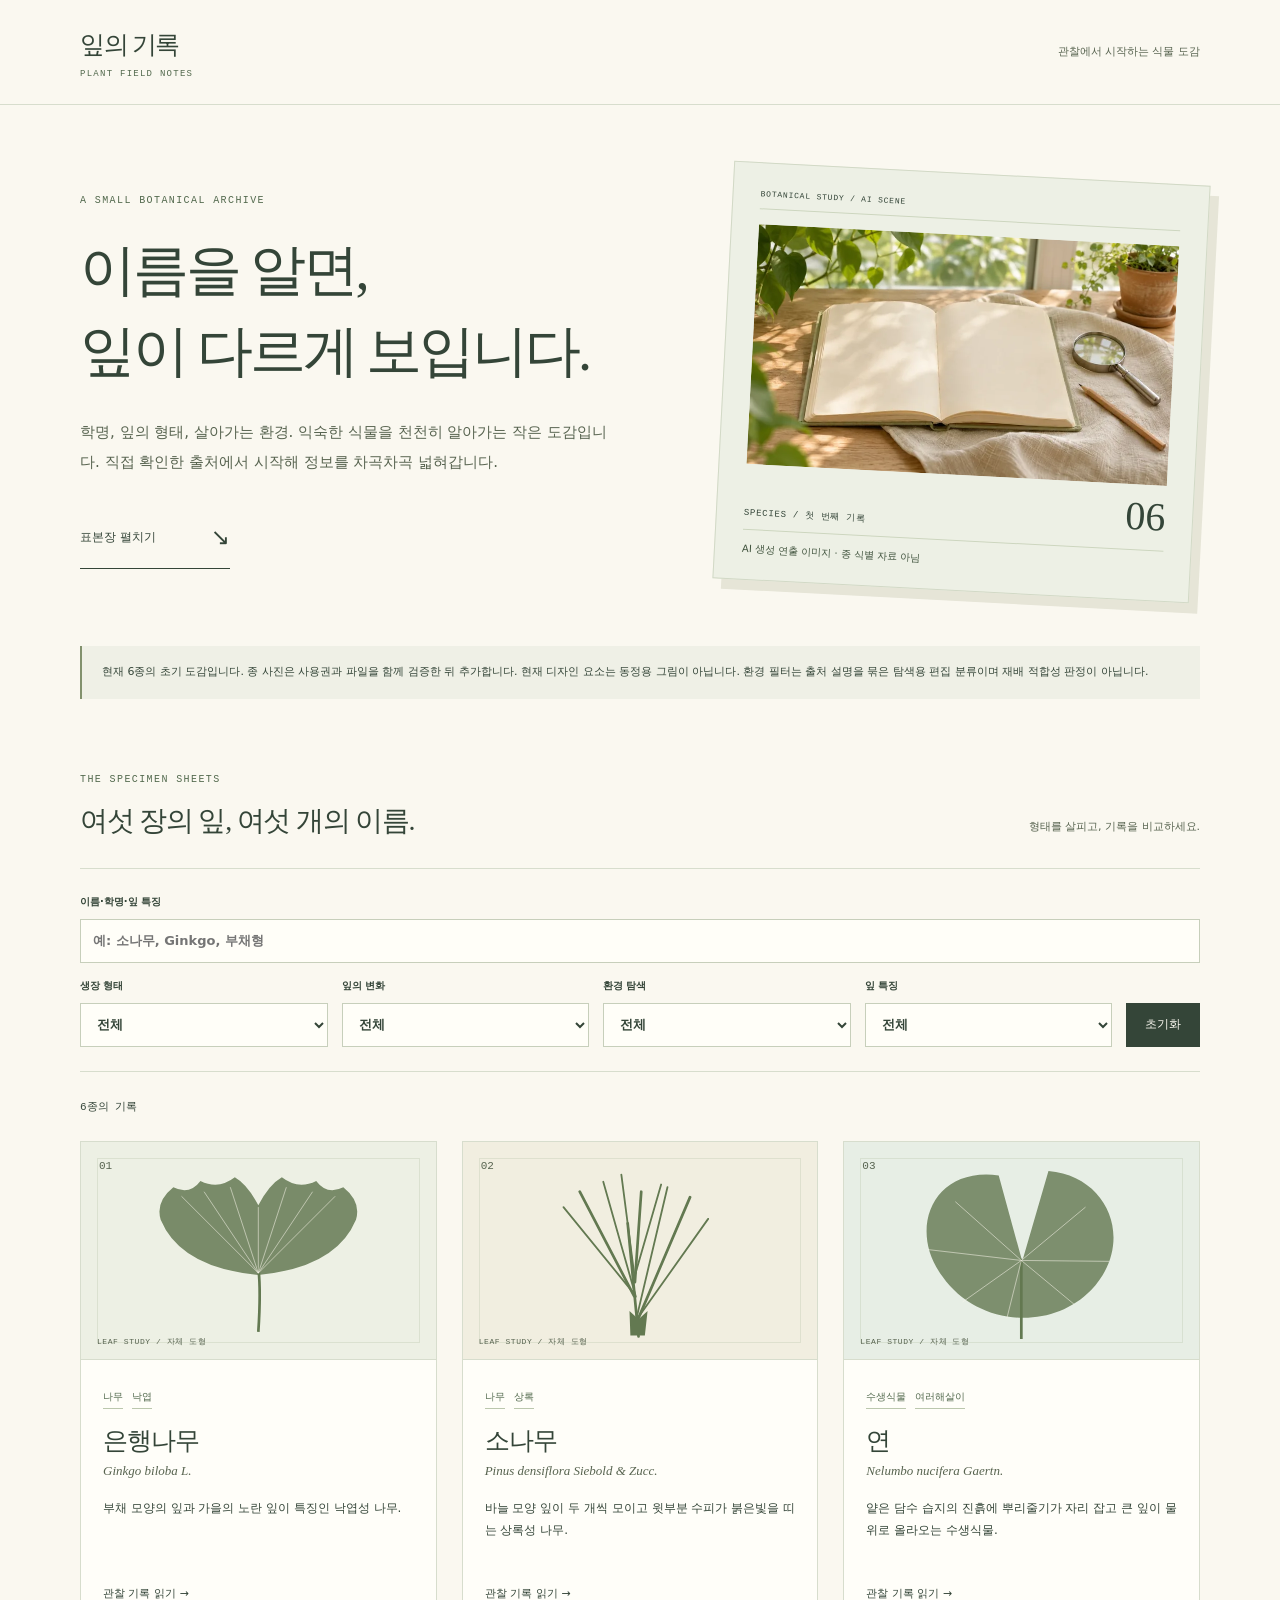
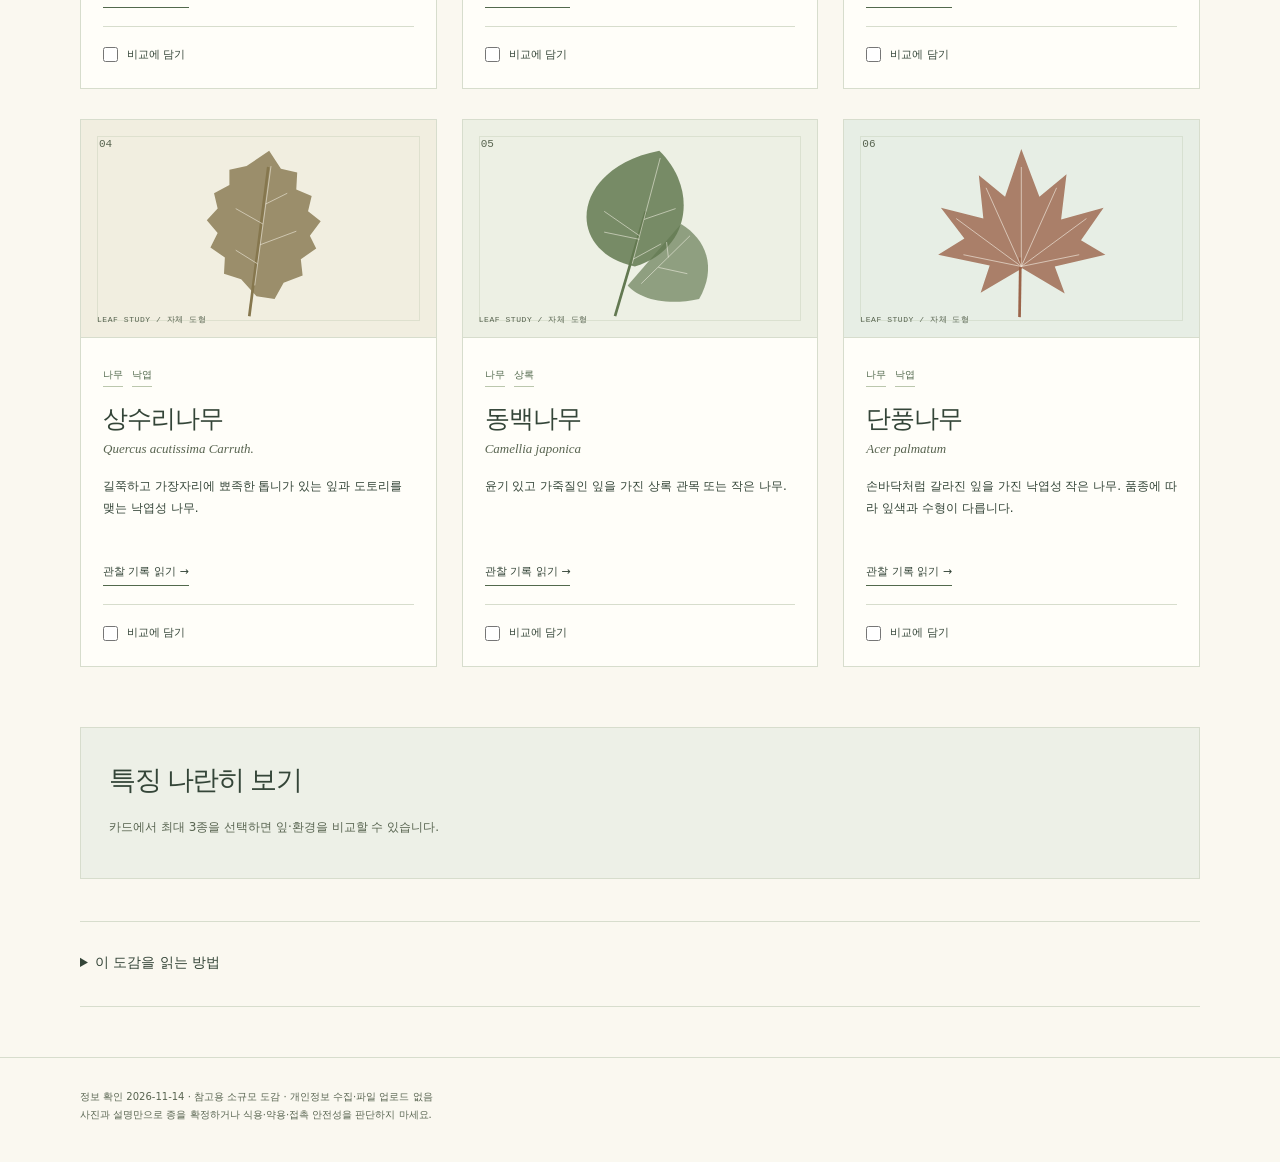
<file: index.html>
<!doctype html>
<html lang="ko"><head><meta charset="UTF-8"><meta name="robots" content="noindex,nofollow"><meta name="viewport" content="width=device-width,initial-scale=1"><meta name="description" content="학명과 출처를 함께 확인하는 작은 식물 도감. 형태와 환경을 비교하세요."><title>식물 도감 · 잎의 기록</title><link rel="stylesheet" href="assets/herbarium-v3.css"><link rel="stylesheet" href="./assets/ai-hero-20261115.css"></head><body><a class="skip" href="#main">본문으로</a><header><nav class="wrap"><a class="brand" href="index.html">잎의 기록<span>PLANT FIELD NOTES</span></a><small>관찰에서 시작하는 식물 도감</small></nav></header><main id="main" class="wrap"><section class="hero"><div><div class="eyebrow">A SMALL BOTANICAL ARCHIVE</div><h1>이름을 알면,<br>잎이 다르게 보입니다.</h1><p class="intro">학명, 잎의 형태, 살아가는 환경. 익숙한 식물을 천천히 알아가는 작은 도감입니다. 직접 확인한 출처에서 시작해 정보를 차곡차곡 넓혀갑니다.</p><a class="hero-link" href="#collection">표본장 펼치기 <span aria-hidden="true">↘</span></a></div><div class="specimen has-ai-photo" aria-label="AI 생성 식물 공부 연출 이미지와 초기 도감 6종 안내"><span class="sheet-label">BOTANICAL STUDY / AI SCENE</span><picture class="ai-hero-picture"><img src="./assets/hero-ai-20261115-1440.webp" srcset="./assets/hero-ai-20261115-800.webp 800w, ./assets/hero-ai-20261115-1440.webp 1440w" sizes="(max-width: 760px) calc(100vw - 44px), 500px" width="1440" height="810" loading="eager" decoding="async" fetchpriority="high" alt="빈 식물 공부 노트와 돋보기가 놓인 창가 책상, AI 생성 연출 이미지"></picture><strong>06</strong><span>SPECIES / 첫 번째 기록</span><small class="illustration-note">AI 생성 연출 이미지 · 종 식별 자료 아님</small></div></section><div class="notice">현재 6종의 초기 도감입니다. 종 사진은 사용권과 파일을 함께 검증한 뒤 추가합니다. 현재 디자인 요소는 동정용 그림이 아닙니다. 환경 필터는 출처 설명을 묶은 탐색용 편집 분류이며 재배 적합성 판정이 아닙니다.</div><div class="collection-title" id="collection"><div><p class="eyebrow">THE SPECIMEN SHEETS</p><h2>여섯 장의 잎, 여섯 개의 이름.</h2></div><span>형태를 살피고, 기록을 비교하세요.</span></div><form id="filters" class="filters"><label class="search-label">이름·학명·잎 특징<input id="search" type="search" placeholder="예: 소나무, Ginkgo, 부채형"></label><label>생장 형태<select id="group"><option value="">전체</option><option>나무</option><option>수생식물</option></select></label><label>잎의 변화<select id="season"><option value="">전체</option><option>상록</option><option>낙엽</option><option>여러해살이</option></select></label><label>환경 탐색<select id="environment"><option value="">전체</option><option>햇빛·배수</option><option>그늘·반그늘</option><option>얕은 담수</option></select></label><label>잎 특징<select id="leaf"><option value="">전체</option><option>부채형</option><option>바늘형</option><option>원형</option><option>피침형</option><option>윤기 나는 잎</option><option>손바닥형</option></select></label><button type="reset">초기화</button></form><p id="count" class="result" aria-live="polite">6종의 기록</p><div id="cards" class="grid"><article class="card" data-id="ginkgo"><div class="leaf-plate"><svg class="leaf-art" viewBox="0 0 320 240" aria-hidden="true" focusable="false"><use href="assets/leaves-v3.svg#ginkgo"></use></svg><span aria-hidden="true">LEAF STUDY / 자체 도형</span></div><span class="num">01</span><span class="tag">나무</span><span class="tag">낙엽</span><h2>은행나무</h2><div class="latin">Ginkgo biloba L.</div><p>부채 모양의 잎과 가을의 노란 잎이 특징인 낙엽성 나무.</p><a href="plants/ginkgo/index.html">관찰 기록 읽기 →</a><label class="check"><input class="compare" type="checkbox" value="ginkgo">비교에 담기</label></article><article class="card" data-id="pine"><div class="leaf-plate"><svg class="leaf-art" viewBox="0 0 320 240" aria-hidden="true" focusable="false"><use href="assets/leaves-v3.svg#pine"></use></svg><span aria-hidden="true">LEAF STUDY / 자체 도형</span></div><span class="num">02</span><span class="tag">나무</span><span class="tag">상록</span><h2>소나무</h2><div class="latin">Pinus densiflora Siebold &amp; Zucc.</div><p>바늘 모양 잎이 두 개씩 모이고 윗부분 수피가 붉은빛을 띠는 상록성 나무.</p><a href="plants/pine/index.html">관찰 기록 읽기 →</a><label class="check"><input class="compare" type="checkbox" value="pine">비교에 담기</label></article><article class="card" data-id="lotus"><div class="leaf-plate"><svg class="leaf-art" viewBox="0 0 320 240" aria-hidden="true" focusable="false"><use href="assets/leaves-v3.svg#lotus"></use></svg><span aria-hidden="true">LEAF STUDY / 자체 도형</span></div><span class="num">03</span><span class="tag">수생식물</span><span class="tag">여러해살이</span><h2>연</h2><div class="latin">Nelumbo nucifera Gaertn.</div><p>얕은 담수 습지의 진흙에 뿌리줄기가 자리 잡고 큰 잎이 물 위로 올라오는 수생식물.</p><a href="plants/lotus/index.html">관찰 기록 읽기 →</a><label class="check"><input class="compare" type="checkbox" value="lotus">비교에 담기</label></article><article class="card" data-id="oak"><div class="leaf-plate"><svg class="leaf-art" viewBox="0 0 320 240" aria-hidden="true" focusable="false"><use href="assets/leaves-v3.svg#oak"></use></svg><span aria-hidden="true">LEAF STUDY / 자체 도형</span></div><span class="num">04</span><span class="tag">나무</span><span class="tag">낙엽</span><h2>상수리나무</h2><div class="latin">Quercus acutissima Carruth.</div><p>길쭉하고 가장자리에 뾰족한 톱니가 있는 잎과 도토리를 맺는 낙엽성 나무.</p><a href="plants/oak/index.html">관찰 기록 읽기 →</a><label class="check"><input class="compare" type="checkbox" value="oak">비교에 담기</label></article><article class="card" data-id="camellia"><div class="leaf-plate"><svg class="leaf-art" viewBox="0 0 320 240" aria-hidden="true" focusable="false"><use href="assets/leaves-v3.svg#camellia"></use></svg><span aria-hidden="true">LEAF STUDY / 자체 도형</span></div><span class="num">05</span><span class="tag">나무</span><span class="tag">상록</span><h2>동백나무</h2><div class="latin">Camellia japonica</div><p>윤기 있고 가죽질인 잎을 가진 상록 관목 또는 작은 나무.</p><a href="plants/camellia/index.html">관찰 기록 읽기 →</a><label class="check"><input class="compare" type="checkbox" value="camellia">비교에 담기</label></article><article class="card" data-id="maple"><div class="leaf-plate"><svg class="leaf-art" viewBox="0 0 320 240" aria-hidden="true" focusable="false"><use href="assets/leaves-v3.svg#maple"></use></svg><span aria-hidden="true">LEAF STUDY / 자체 도형</span></div><span class="num">06</span><span class="tag">나무</span><span class="tag">낙엽</span><h2>단풍나무</h2><div class="latin">Acer palmatum</div><p>손바닥처럼 갈라진 잎을 가진 낙엽성 작은 나무. 품종에 따라 잎색과 수형이 다릅니다.</p><a href="plants/maple/index.html">관찰 기록 읽기 →</a><label class="check"><input class="compare" type="checkbox" value="maple">비교에 담기</label></article></div><p id="empty" class="empty" hidden>일치하는 기록이 없습니다. 검색어나 필터를 줄여 보세요.</p><section class="comparison" aria-labelledby="compare-title"><h2 id="compare-title">특징 나란히 보기</h2><p id="compare-hint">카드에서 최대 3종을 선택하면 잎·환경을 비교할 수 있습니다.</p><div id="comparison" aria-live="polite"></div></section><details><summary>이 도감을 읽는 방법</summary><p>‘원산 분포’와 사람이 심은 ‘식재·도입 분포’는 다릅니다. 재배 환경은 자연 서식지와도 구분합니다. 외국 원예 자료의 조건을 국내 모든 지역에 그대로 적용하지 마세요.</p><p>정밀 종 동정 도구나 식용·의약·안전 판단 서비스가 아닙니다. 비슷한 종과 재배 품종은 여러 형질과 전문 자료로 확인해야 합니다.</p></details><script src="assets/data.v2.js"></script><script src="assets/app.v2.js"></script></main><footer><div class="wrap">정보 확인 2026-11-14 · 참고용 소규모 도감 · 개인정보 수집·파일 업로드 없음<br>사진과 설명만으로 종을 확정하거나 식용·약용·접촉 안전성을 판단하지 마세요.</div></footer></body></html>
</file>
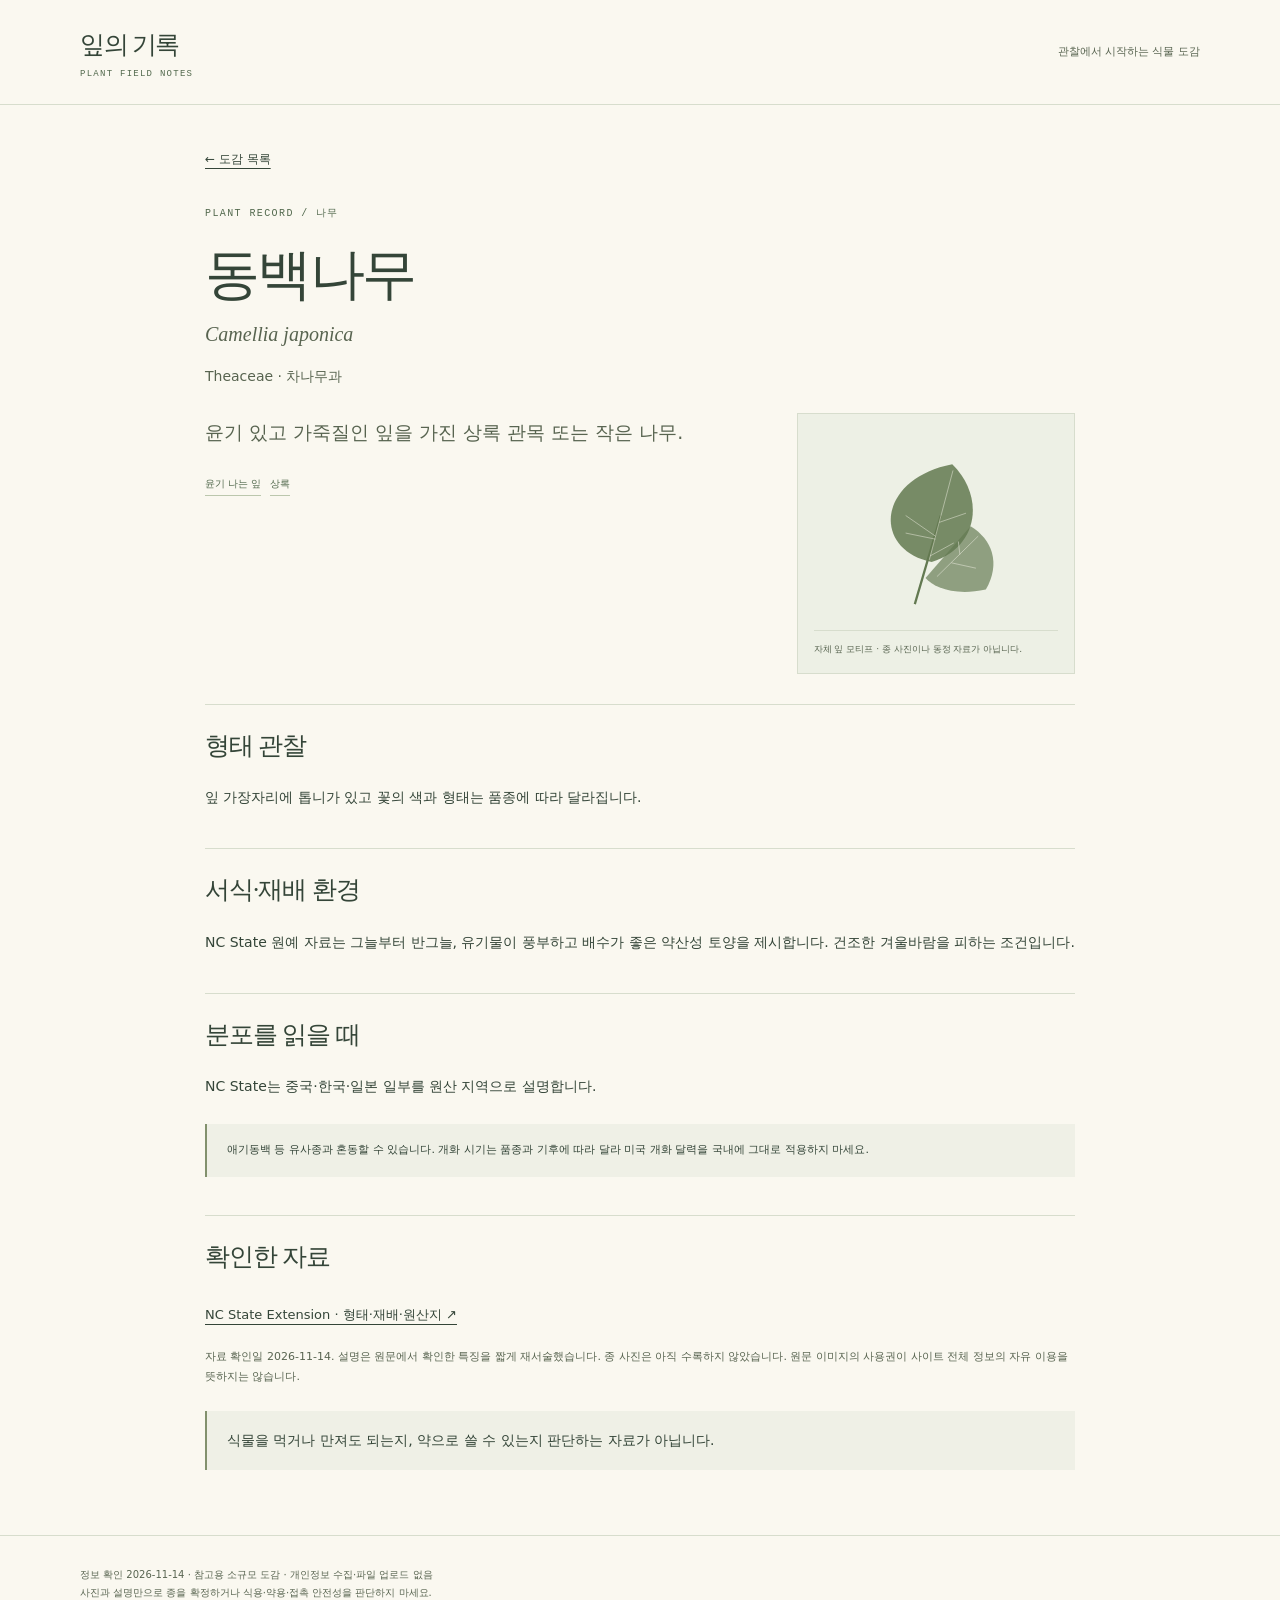
<file: plants/camellia/index.html>
<!doctype html>
<html lang="ko"><head><meta charset="UTF-8"><meta name="robots" content="noindex,nofollow"><meta name="viewport" content="width=device-width,initial-scale=1"><meta name="description" content="학명과 출처를 함께 확인하는 작은 식물 도감. 형태와 환경을 비교하세요."><title>동백나무 · 잎의 기록</title><link rel="stylesheet" href="../../assets/herbarium-v3.css"></head><body><a class="skip" href="#main">본문으로</a><header><nav class="wrap"><a class="brand" href="../../index.html">잎의 기록<span>PLANT FIELD NOTES</span></a><small>관찰에서 시작하는 식물 도감</small></nav></header><main id="main" class="wrap"><article class="detail"><a class="back" href="../../index.html">← 도감 목록</a><div class="eyebrow">PLANT RECORD / 나무</div><h1>동백나무</h1><p class="latin">Camellia japonica</p><p>Theaceae · 차나무과</p><figure class="detail-specimen"><svg class="leaf-art" viewBox="0 0 320 240" aria-hidden="true" focusable="false"><use href="../../assets/leaves-v3.svg#camellia"></use></svg><figcaption>자체 잎 모티프 · 종 사진이나 동정 자료가 아닙니다.</figcaption></figure><p class="intro">윤기 있고 가죽질인 잎을 가진 상록 관목 또는 작은 나무.</p><span class="tag">윤기 나는 잎</span><span class="tag">상록</span><h2>형태 관찰</h2><p>잎 가장자리에 톱니가 있고 꽃의 색과 형태는 품종에 따라 달라집니다.</p><h2>서식·재배 환경</h2><p>NC State 원예 자료는 그늘부터 반그늘, 유기물이 풍부하고 배수가 좋은 약산성 토양을 제시합니다. 건조한 겨울바람을 피하는 조건입니다.</p><h2>분포를 읽을 때</h2><p>NC State는 중국·한국·일본 일부를 원산 지역으로 설명합니다.</p><div class="notice">애기동백 등 유사종과 혼동할 수 있습니다. 개화 시기는 품종과 기후에 따라 달라 미국 개화 달력을 국내에 그대로 적용하지 마세요.</div><h2>확인한 자료</h2><ul class="source"><li><a href="https://plants.ces.ncsu.edu/plants/camellia-japonica/" rel="noopener noreferrer" target="_blank">NC State Extension · 형태·재배·원산지 ↗</a></li></ul><p class="photo-note">자료 확인일 2026-11-14. 설명은 원문에서 확인한 특징을 짧게 재서술했습니다. 종 사진은 아직 수록하지 않았습니다. 원문 이미지의 사용권이 사이트 전체 정보의 자유 이용을 뜻하지는 않습니다.</p><p class="notice">식물을 먹거나 만져도 되는지, 약으로 쓸 수 있는지 판단하는 자료가 아닙니다.</p></article></main><footer><div class="wrap">정보 확인 2026-11-14 · 참고용 소규모 도감 · 개인정보 수집·파일 업로드 없음<br>사진과 설명만으로 종을 확정하거나 식용·약용·접촉 안전성을 판단하지 마세요.</div></footer></body></html>
</file>
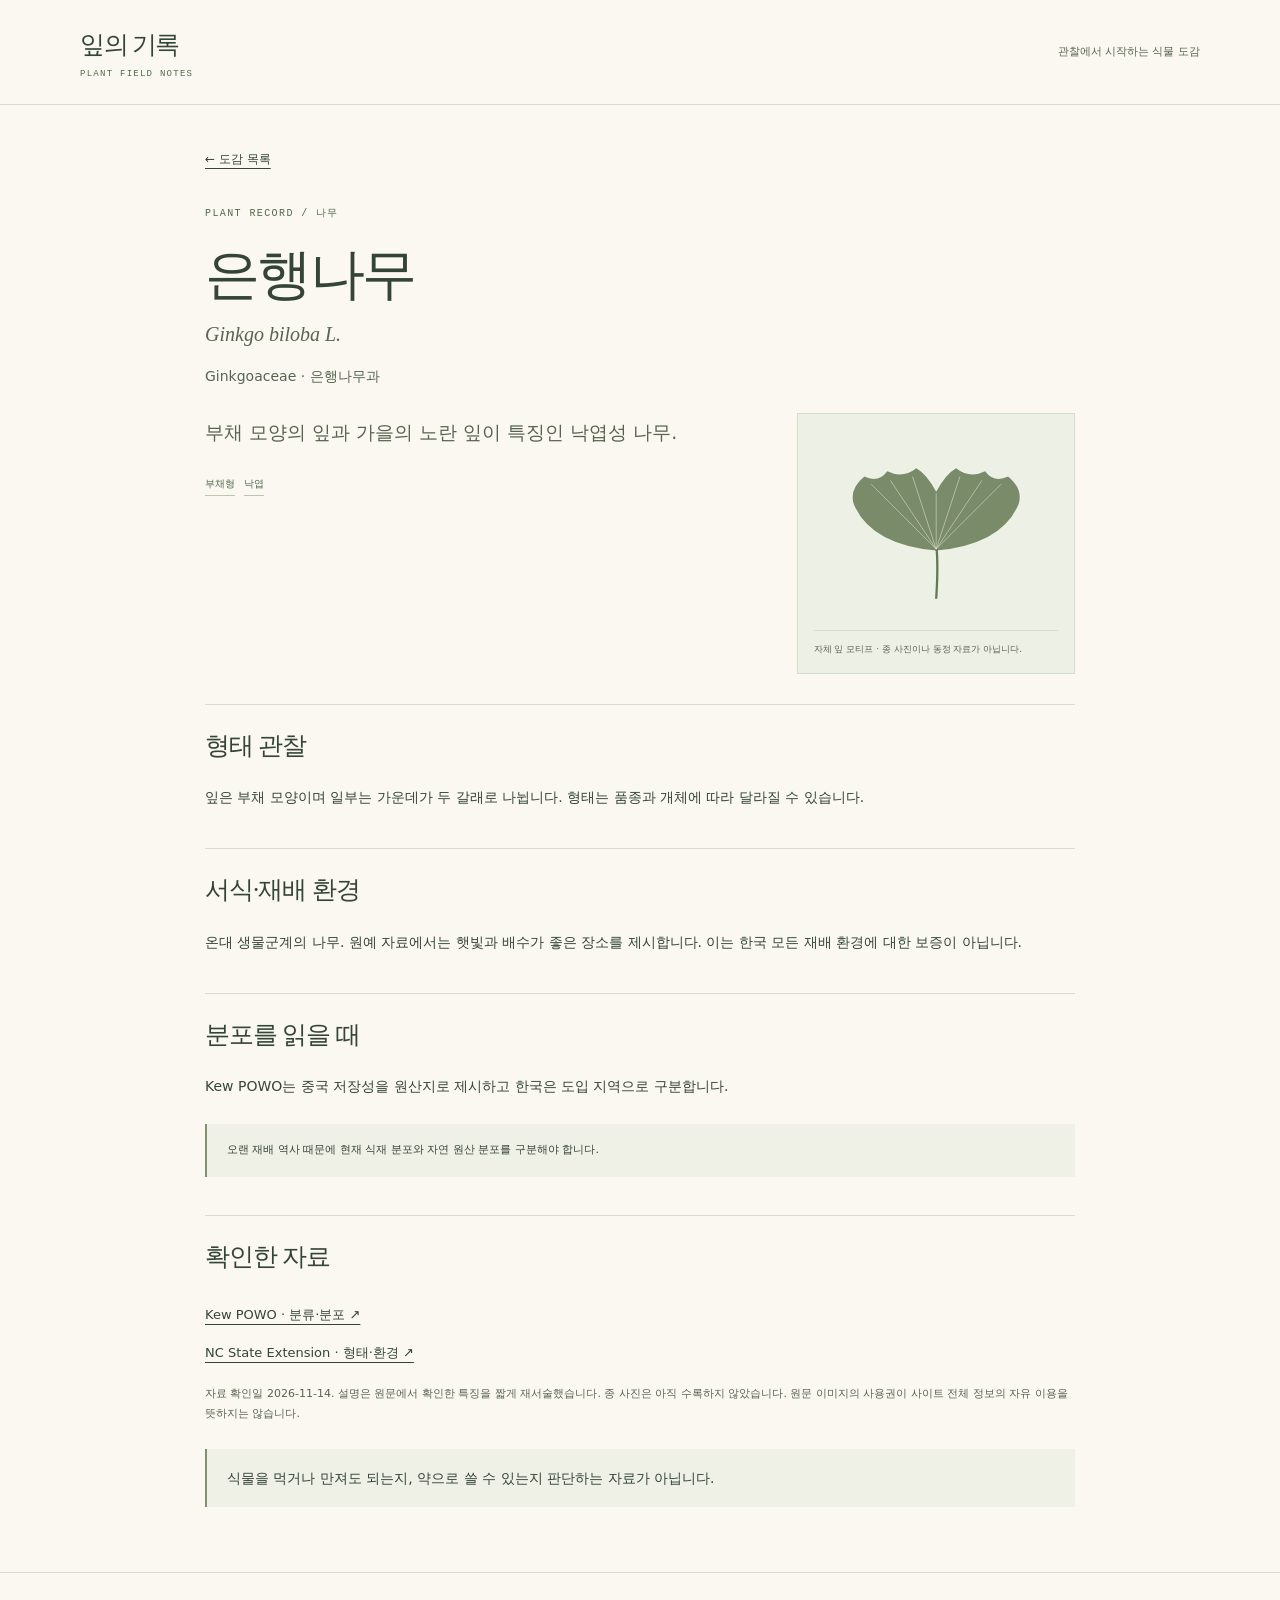
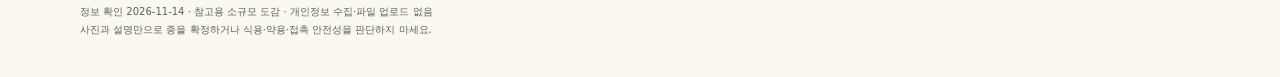
<file: plants/ginkgo/index.html>
<!doctype html>
<html lang="ko"><head><meta charset="UTF-8"><meta name="robots" content="noindex,nofollow"><meta name="viewport" content="width=device-width,initial-scale=1"><meta name="description" content="학명과 출처를 함께 확인하는 작은 식물 도감. 형태와 환경을 비교하세요."><title>은행나무 · 잎의 기록</title><link rel="stylesheet" href="../../assets/herbarium-v3.css"></head><body><a class="skip" href="#main">본문으로</a><header><nav class="wrap"><a class="brand" href="../../index.html">잎의 기록<span>PLANT FIELD NOTES</span></a><small>관찰에서 시작하는 식물 도감</small></nav></header><main id="main" class="wrap"><article class="detail"><a class="back" href="../../index.html">← 도감 목록</a><div class="eyebrow">PLANT RECORD / 나무</div><h1>은행나무</h1><p class="latin">Ginkgo biloba L.</p><p>Ginkgoaceae · 은행나무과</p><figure class="detail-specimen"><svg class="leaf-art" viewBox="0 0 320 240" aria-hidden="true" focusable="false"><use href="../../assets/leaves-v3.svg#ginkgo"></use></svg><figcaption>자체 잎 모티프 · 종 사진이나 동정 자료가 아닙니다.</figcaption></figure><p class="intro">부채 모양의 잎과 가을의 노란 잎이 특징인 낙엽성 나무.</p><span class="tag">부채형</span><span class="tag">낙엽</span><h2>형태 관찰</h2><p>잎은 부채 모양이며 일부는 가운데가 두 갈래로 나뉩니다. 형태는 품종과 개체에 따라 달라질 수 있습니다.</p><h2>서식·재배 환경</h2><p>온대 생물군계의 나무. 원예 자료에서는 햇빛과 배수가 좋은 장소를 제시합니다. 이는 한국 모든 재배 환경에 대한 보증이 아닙니다.</p><h2>분포를 읽을 때</h2><p>Kew POWO는 중국 저장성을 원산지로 제시하고 한국은 도입 지역으로 구분합니다.</p><div class="notice">오랜 재배 역사 때문에 현재 식재 분포와 자연 원산 분포를 구분해야 합니다.</div><h2>확인한 자료</h2><ul class="source"><li><a href="https://powo.science.kew.org/taxon/262125-1" rel="noopener noreferrer" target="_blank">Kew POWO · 분류·분포 ↗</a></li><li><a href="https://plants.ces.ncsu.edu/plants/ginkgo-biloba/" rel="noopener noreferrer" target="_blank">NC State Extension · 형태·환경 ↗</a></li></ul><p class="photo-note">자료 확인일 2026-11-14. 설명은 원문에서 확인한 특징을 짧게 재서술했습니다. 종 사진은 아직 수록하지 않았습니다. 원문 이미지의 사용권이 사이트 전체 정보의 자유 이용을 뜻하지는 않습니다.</p><p class="notice">식물을 먹거나 만져도 되는지, 약으로 쓸 수 있는지 판단하는 자료가 아닙니다.</p></article></main><footer><div class="wrap">정보 확인 2026-11-14 · 참고용 소규모 도감 · 개인정보 수집·파일 업로드 없음<br>사진과 설명만으로 종을 확정하거나 식용·약용·접촉 안전성을 판단하지 마세요.</div></footer></body></html>
</file>
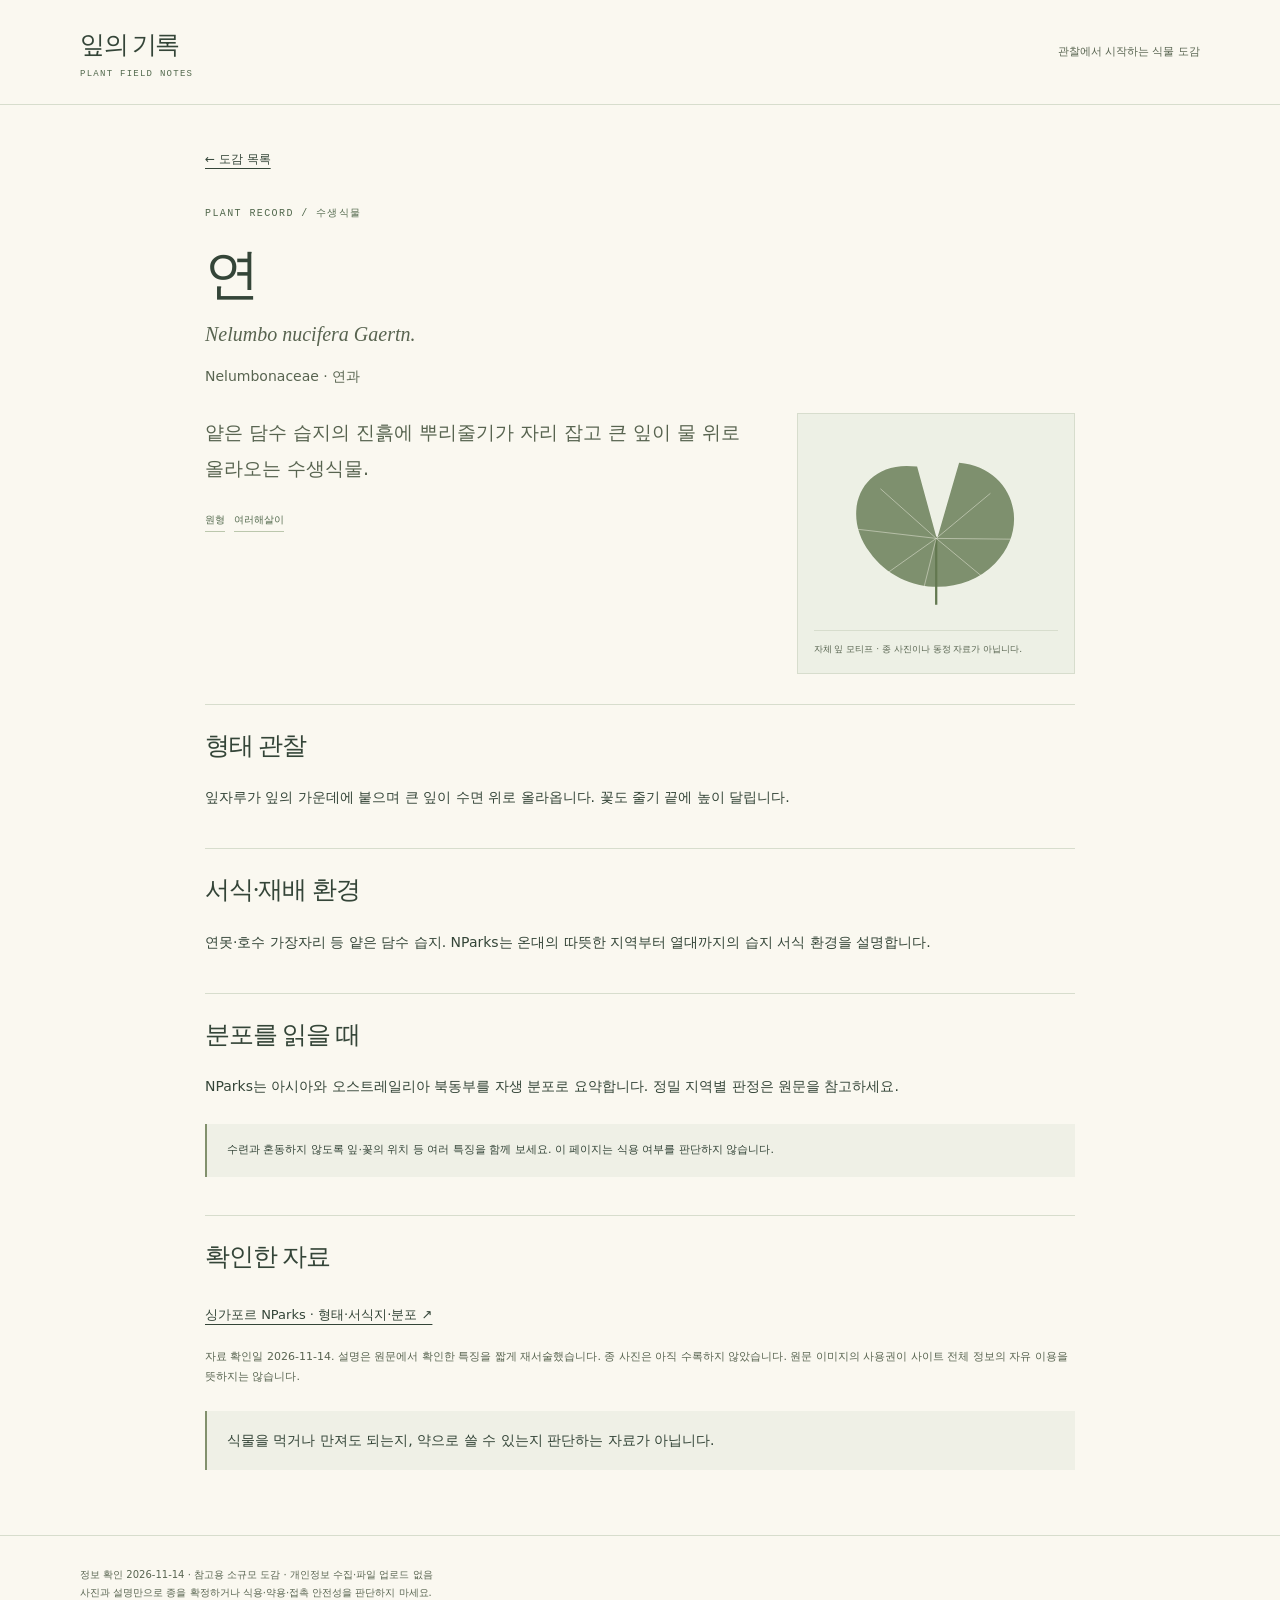
<file: plants/lotus/index.html>
<!doctype html>
<html lang="ko"><head><meta charset="UTF-8"><meta name="robots" content="noindex,nofollow"><meta name="viewport" content="width=device-width,initial-scale=1"><meta name="description" content="학명과 출처를 함께 확인하는 작은 식물 도감. 형태와 환경을 비교하세요."><title>연 · 잎의 기록</title><link rel="stylesheet" href="../../assets/herbarium-v3.css"></head><body><a class="skip" href="#main">본문으로</a><header><nav class="wrap"><a class="brand" href="../../index.html">잎의 기록<span>PLANT FIELD NOTES</span></a><small>관찰에서 시작하는 식물 도감</small></nav></header><main id="main" class="wrap"><article class="detail"><a class="back" href="../../index.html">← 도감 목록</a><div class="eyebrow">PLANT RECORD / 수생식물</div><h1>연</h1><p class="latin">Nelumbo nucifera Gaertn.</p><p>Nelumbonaceae · 연과</p><figure class="detail-specimen"><svg class="leaf-art" viewBox="0 0 320 240" aria-hidden="true" focusable="false"><use href="../../assets/leaves-v3.svg#lotus"></use></svg><figcaption>자체 잎 모티프 · 종 사진이나 동정 자료가 아닙니다.</figcaption></figure><p class="intro">얕은 담수 습지의 진흙에 뿌리줄기가 자리 잡고 큰 잎이 물 위로 올라오는 수생식물.</p><span class="tag">원형</span><span class="tag">여러해살이</span><h2>형태 관찰</h2><p>잎자루가 잎의 가운데에 붙으며 큰 잎이 수면 위로 올라옵니다. 꽃도 줄기 끝에 높이 달립니다.</p><h2>서식·재배 환경</h2><p>연못·호수 가장자리 등 얕은 담수 습지. NParks는 온대의 따뜻한 지역부터 열대까지의 습지 서식 환경을 설명합니다.</p><h2>분포를 읽을 때</h2><p>NParks는 아시아와 오스트레일리아 북동부를 자생 분포로 요약합니다. 정밀 지역별 판정은 원문을 참고하세요.</p><div class="notice">수련과 혼동하지 않도록 잎·꽃의 위치 등 여러 특징을 함께 보세요. 이 페이지는 식용 여부를 판단하지 않습니다.</div><h2>확인한 자료</h2><ul class="source"><li><a href="https://www.nparks.gov.sg/florafaunaweb/flora/2/2/2257" rel="noopener noreferrer" target="_blank">싱가포르 NParks · 형태·서식지·분포 ↗</a></li></ul><p class="photo-note">자료 확인일 2026-11-14. 설명은 원문에서 확인한 특징을 짧게 재서술했습니다. 종 사진은 아직 수록하지 않았습니다. 원문 이미지의 사용권이 사이트 전체 정보의 자유 이용을 뜻하지는 않습니다.</p><p class="notice">식물을 먹거나 만져도 되는지, 약으로 쓸 수 있는지 판단하는 자료가 아닙니다.</p></article></main><footer><div class="wrap">정보 확인 2026-11-14 · 참고용 소규모 도감 · 개인정보 수집·파일 업로드 없음<br>사진과 설명만으로 종을 확정하거나 식용·약용·접촉 안전성을 판단하지 마세요.</div></footer></body></html>
</file>
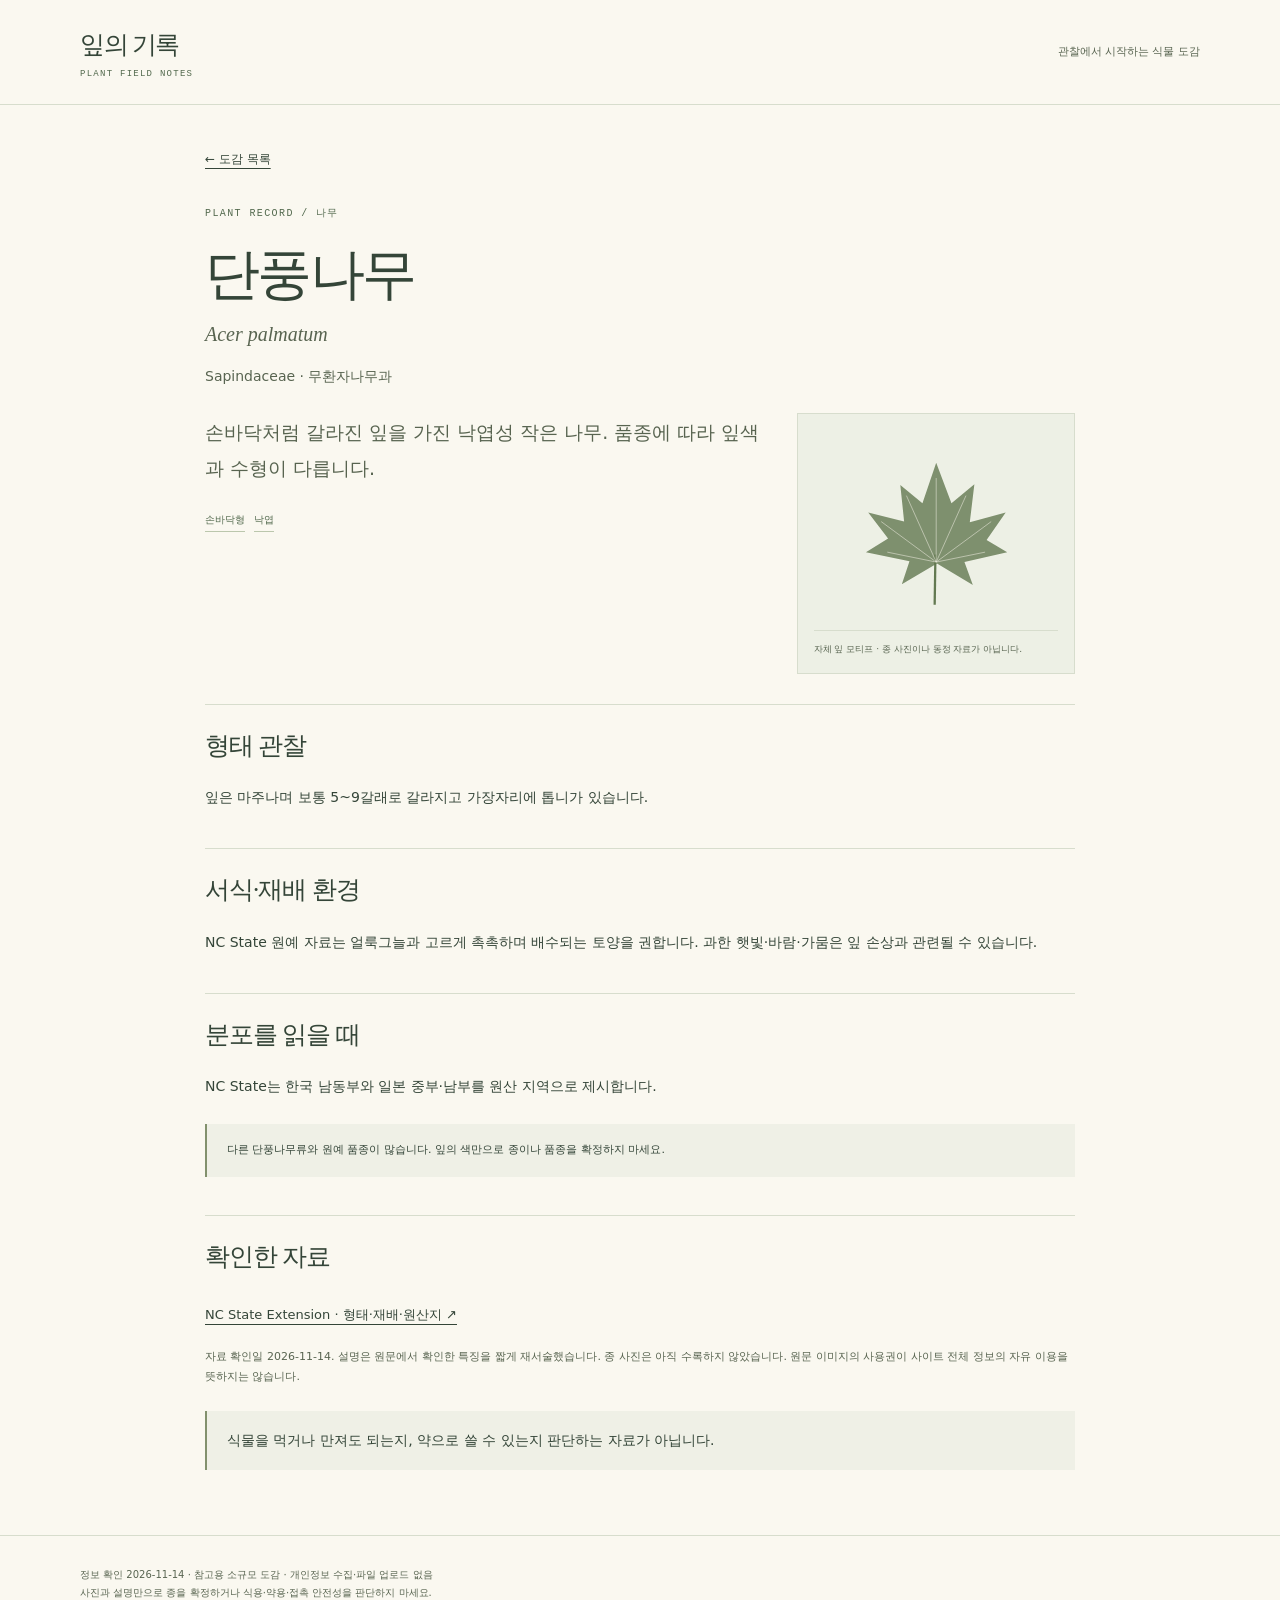
<file: plants/maple/index.html>
<!doctype html>
<html lang="ko"><head><meta charset="UTF-8"><meta name="robots" content="noindex,nofollow"><meta name="viewport" content="width=device-width,initial-scale=1"><meta name="description" content="학명과 출처를 함께 확인하는 작은 식물 도감. 형태와 환경을 비교하세요."><title>단풍나무 · 잎의 기록</title><link rel="stylesheet" href="../../assets/herbarium-v3.css"></head><body><a class="skip" href="#main">본문으로</a><header><nav class="wrap"><a class="brand" href="../../index.html">잎의 기록<span>PLANT FIELD NOTES</span></a><small>관찰에서 시작하는 식물 도감</small></nav></header><main id="main" class="wrap"><article class="detail"><a class="back" href="../../index.html">← 도감 목록</a><div class="eyebrow">PLANT RECORD / 나무</div><h1>단풍나무</h1><p class="latin">Acer palmatum</p><p>Sapindaceae · 무환자나무과</p><figure class="detail-specimen"><svg class="leaf-art" viewBox="0 0 320 240" aria-hidden="true" focusable="false"><use href="../../assets/leaves-v3.svg#maple"></use></svg><figcaption>자체 잎 모티프 · 종 사진이나 동정 자료가 아닙니다.</figcaption></figure><p class="intro">손바닥처럼 갈라진 잎을 가진 낙엽성 작은 나무. 품종에 따라 잎색과 수형이 다릅니다.</p><span class="tag">손바닥형</span><span class="tag">낙엽</span><h2>형태 관찰</h2><p>잎은 마주나며 보통 5~9갈래로 갈라지고 가장자리에 톱니가 있습니다.</p><h2>서식·재배 환경</h2><p>NC State 원예 자료는 얼룩그늘과 고르게 촉촉하며 배수되는 토양을 권합니다. 과한 햇빛·바람·가뭄은 잎 손상과 관련될 수 있습니다.</p><h2>분포를 읽을 때</h2><p>NC State는 한국 남동부와 일본 중부·남부를 원산 지역으로 제시합니다.</p><div class="notice">다른 단풍나무류와 원예 품종이 많습니다. 잎의 색만으로 종이나 품종을 확정하지 마세요.</div><h2>확인한 자료</h2><ul class="source"><li><a href="https://plants.ces.ncsu.edu/plants/acer-palmatum/" rel="noopener noreferrer" target="_blank">NC State Extension · 형태·재배·원산지 ↗</a></li></ul><p class="photo-note">자료 확인일 2026-11-14. 설명은 원문에서 확인한 특징을 짧게 재서술했습니다. 종 사진은 아직 수록하지 않았습니다. 원문 이미지의 사용권이 사이트 전체 정보의 자유 이용을 뜻하지는 않습니다.</p><p class="notice">식물을 먹거나 만져도 되는지, 약으로 쓸 수 있는지 판단하는 자료가 아닙니다.</p></article></main><footer><div class="wrap">정보 확인 2026-11-14 · 참고용 소규모 도감 · 개인정보 수집·파일 업로드 없음<br>사진과 설명만으로 종을 확정하거나 식용·약용·접촉 안전성을 판단하지 마세요.</div></footer></body></html>
</file>
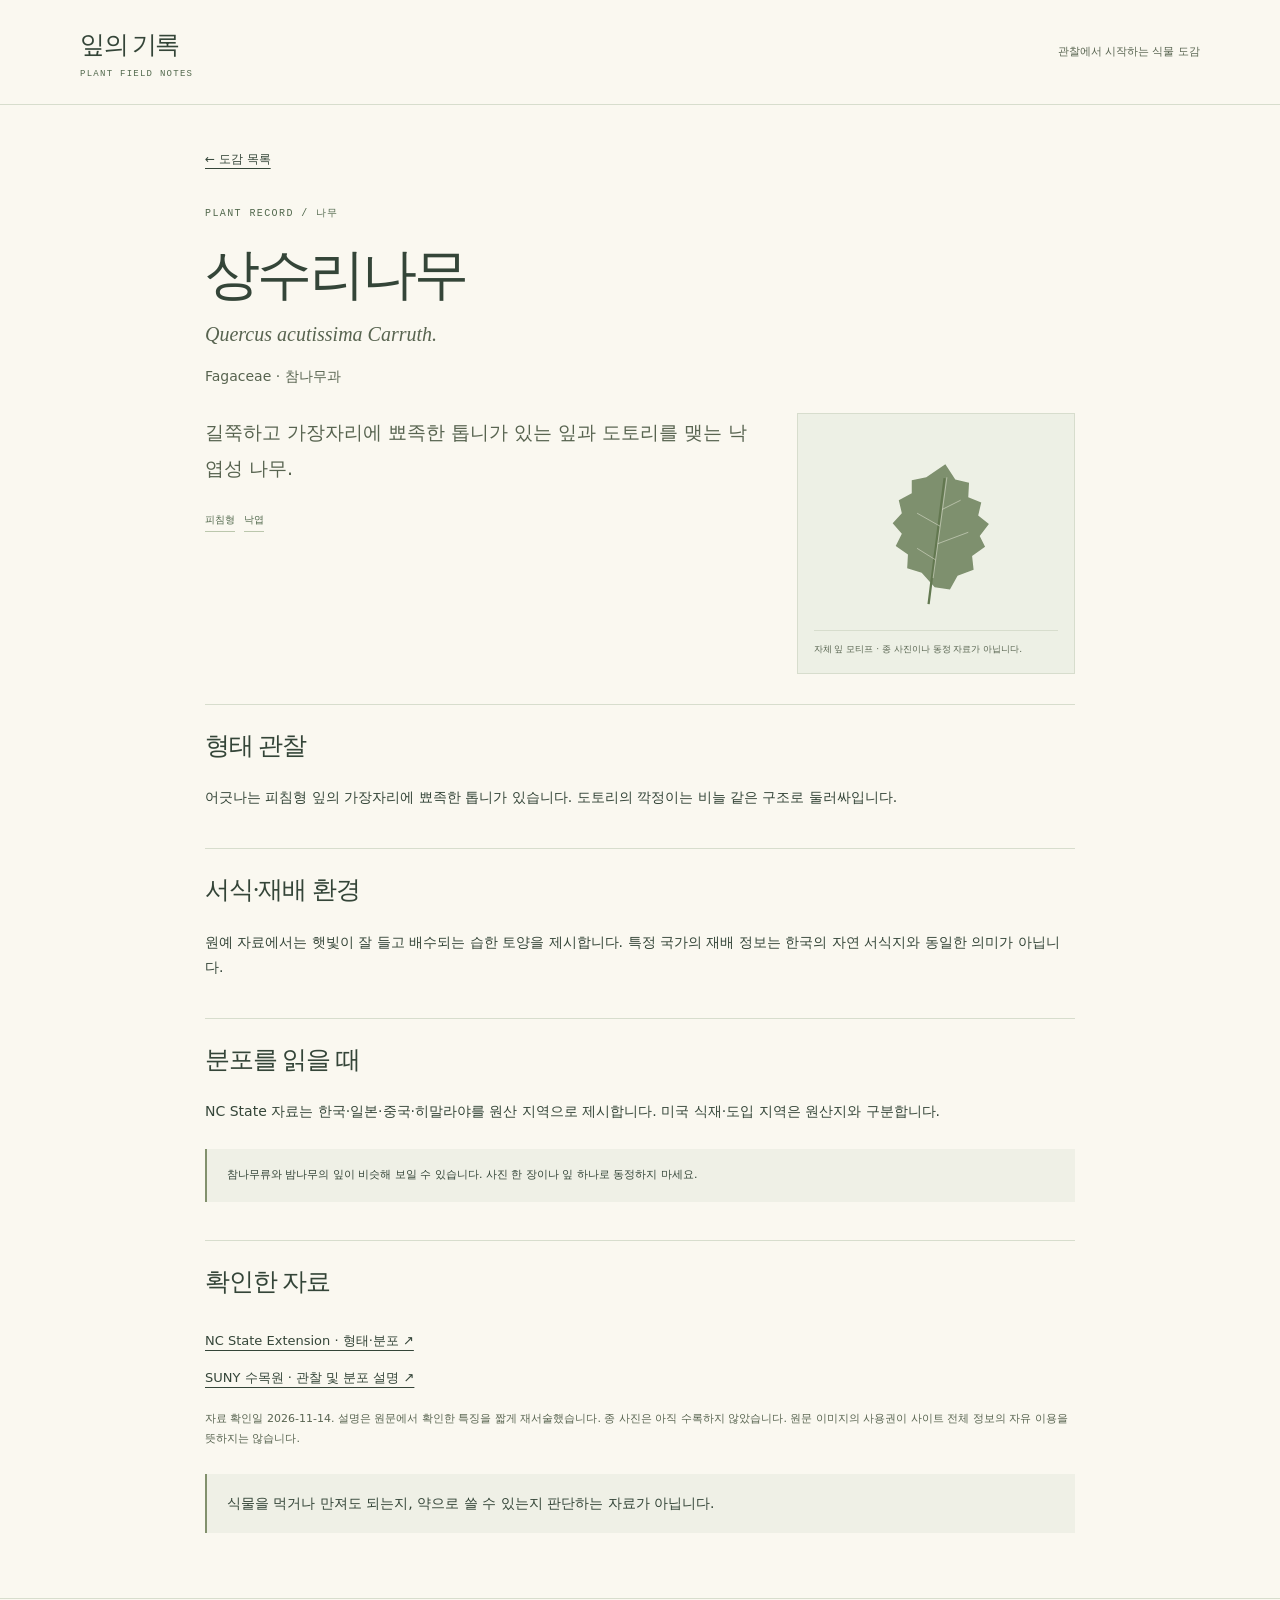
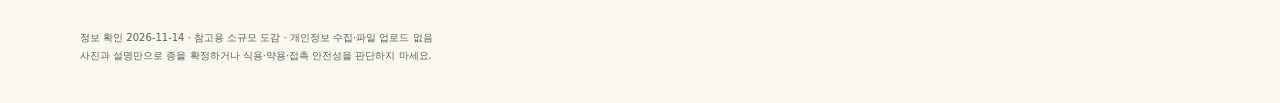
<file: plants/oak/index.html>
<!doctype html>
<html lang="ko"><head><meta charset="UTF-8"><meta name="robots" content="noindex,nofollow"><meta name="viewport" content="width=device-width,initial-scale=1"><meta name="description" content="학명과 출처를 함께 확인하는 작은 식물 도감. 형태와 환경을 비교하세요."><title>상수리나무 · 잎의 기록</title><link rel="stylesheet" href="../../assets/herbarium-v3.css"></head><body><a class="skip" href="#main">본문으로</a><header><nav class="wrap"><a class="brand" href="../../index.html">잎의 기록<span>PLANT FIELD NOTES</span></a><small>관찰에서 시작하는 식물 도감</small></nav></header><main id="main" class="wrap"><article class="detail"><a class="back" href="../../index.html">← 도감 목록</a><div class="eyebrow">PLANT RECORD / 나무</div><h1>상수리나무</h1><p class="latin">Quercus acutissima Carruth.</p><p>Fagaceae · 참나무과</p><figure class="detail-specimen"><svg class="leaf-art" viewBox="0 0 320 240" aria-hidden="true" focusable="false"><use href="../../assets/leaves-v3.svg#oak"></use></svg><figcaption>자체 잎 모티프 · 종 사진이나 동정 자료가 아닙니다.</figcaption></figure><p class="intro">길쭉하고 가장자리에 뾰족한 톱니가 있는 잎과 도토리를 맺는 낙엽성 나무.</p><span class="tag">피침형</span><span class="tag">낙엽</span><h2>형태 관찰</h2><p>어긋나는 피침형 잎의 가장자리에 뾰족한 톱니가 있습니다. 도토리의 깍정이는 비늘 같은 구조로 둘러싸입니다.</p><h2>서식·재배 환경</h2><p>원예 자료에서는 햇빛이 잘 들고 배수되는 습한 토양을 제시합니다. 특정 국가의 재배 정보는 한국의 자연 서식지와 동일한 의미가 아닙니다.</p><h2>분포를 읽을 때</h2><p>NC State 자료는 한국·일본·중국·히말라야를 원산 지역으로 제시합니다. 미국 식재·도입 지역은 원산지와 구분합니다.</p><div class="notice">참나무류와 밤나무의 잎이 비슷해 보일 수 있습니다. 사진 한 장이나 잎 하나로 동정하지 마세요.</div><h2>확인한 자료</h2><ul class="source"><li><a href="https://plants.ces.ncsu.edu/plants/quercus-acutissima/" rel="noopener noreferrer" target="_blank">NC State Extension · 형태·분포 ↗</a></li><li><a href="https://arboretum.buffalostate.edu/quercus-acutissima" rel="noopener noreferrer" target="_blank">SUNY 수목원 · 관찰 및 분포 설명 ↗</a></li></ul><p class="photo-note">자료 확인일 2026-11-14. 설명은 원문에서 확인한 특징을 짧게 재서술했습니다. 종 사진은 아직 수록하지 않았습니다. 원문 이미지의 사용권이 사이트 전체 정보의 자유 이용을 뜻하지는 않습니다.</p><p class="notice">식물을 먹거나 만져도 되는지, 약으로 쓸 수 있는지 판단하는 자료가 아닙니다.</p></article></main><footer><div class="wrap">정보 확인 2026-11-14 · 참고용 소규모 도감 · 개인정보 수집·파일 업로드 없음<br>사진과 설명만으로 종을 확정하거나 식용·약용·접촉 안전성을 판단하지 마세요.</div></footer></body></html>
</file>
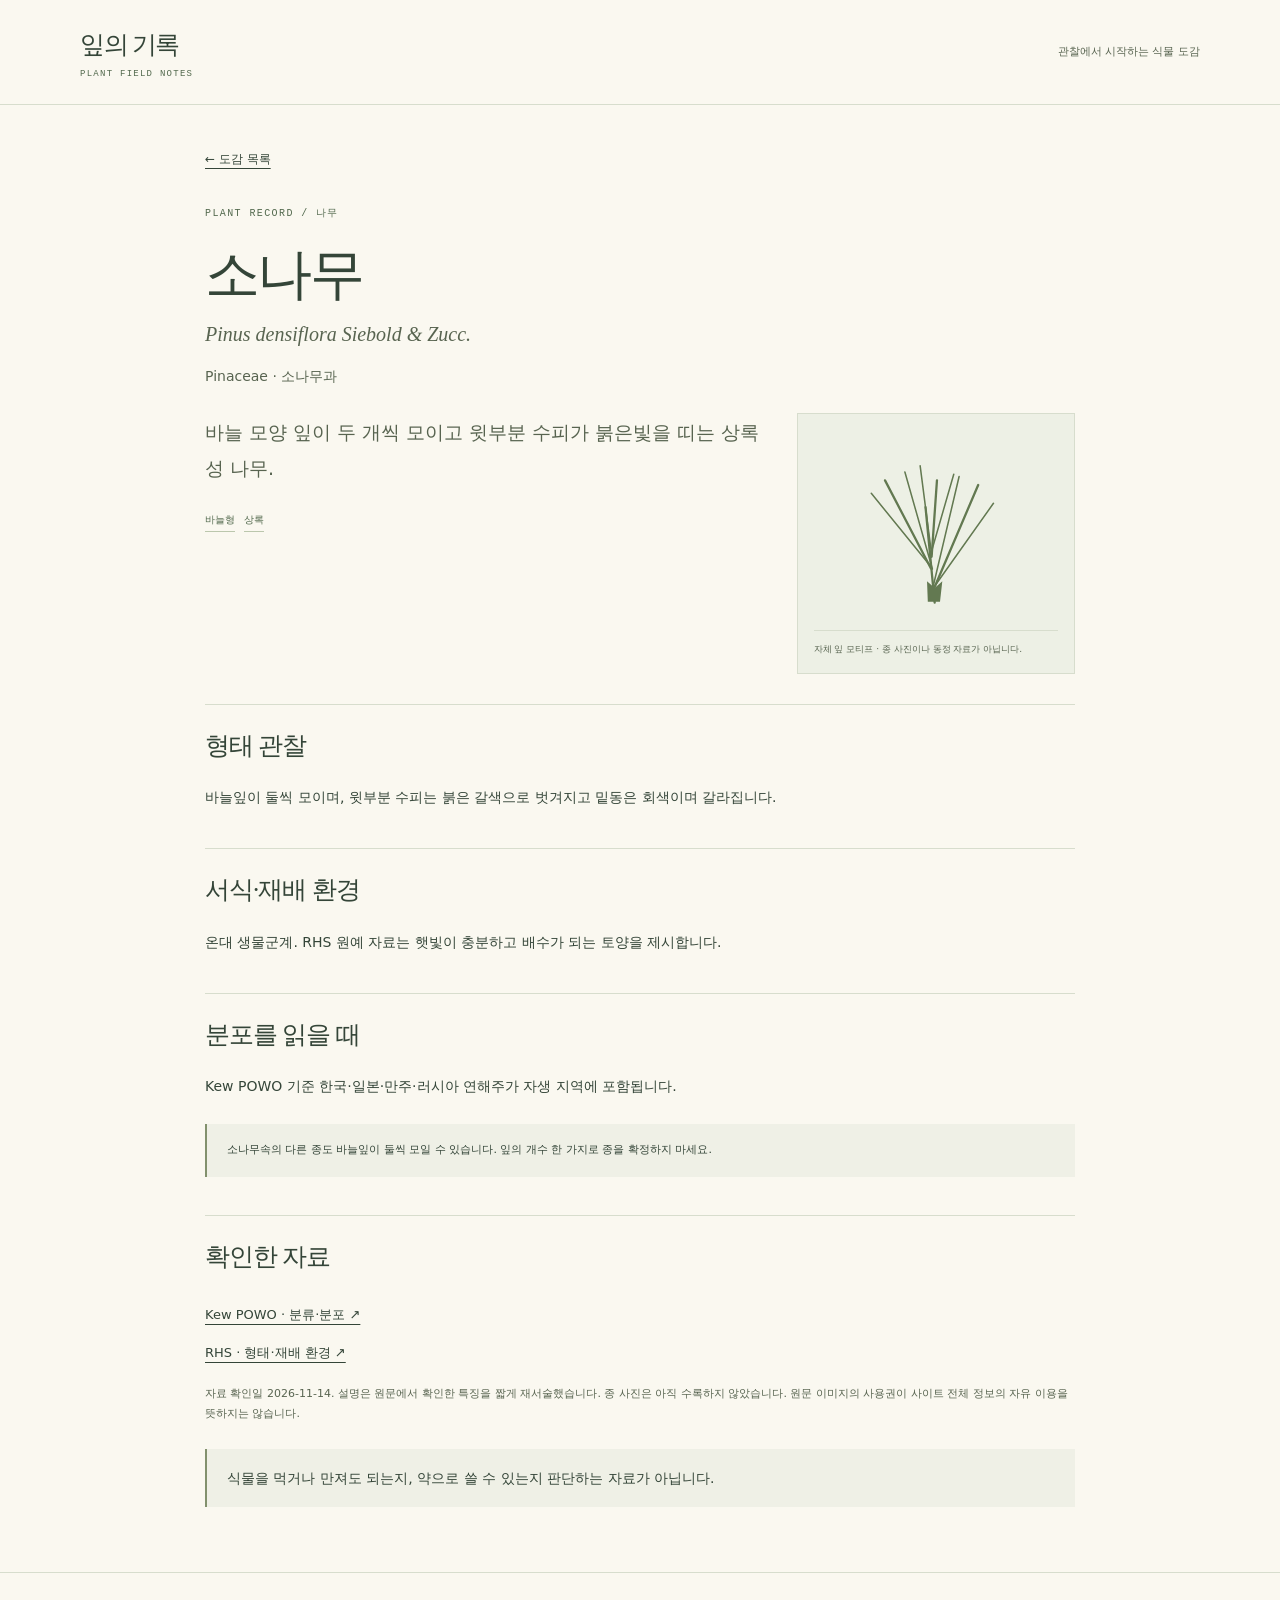
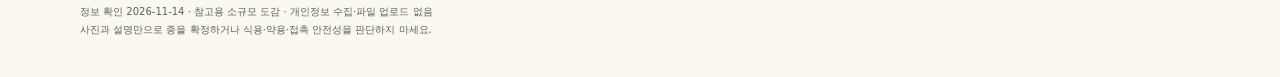
<file: plants/pine/index.html>
<!doctype html>
<html lang="ko"><head><meta charset="UTF-8"><meta name="robots" content="noindex,nofollow"><meta name="viewport" content="width=device-width,initial-scale=1"><meta name="description" content="학명과 출처를 함께 확인하는 작은 식물 도감. 형태와 환경을 비교하세요."><title>소나무 · 잎의 기록</title><link rel="stylesheet" href="../../assets/herbarium-v3.css"></head><body><a class="skip" href="#main">본문으로</a><header><nav class="wrap"><a class="brand" href="../../index.html">잎의 기록<span>PLANT FIELD NOTES</span></a><small>관찰에서 시작하는 식물 도감</small></nav></header><main id="main" class="wrap"><article class="detail"><a class="back" href="../../index.html">← 도감 목록</a><div class="eyebrow">PLANT RECORD / 나무</div><h1>소나무</h1><p class="latin">Pinus densiflora Siebold &amp; Zucc.</p><p>Pinaceae · 소나무과</p><figure class="detail-specimen"><svg class="leaf-art" viewBox="0 0 320 240" aria-hidden="true" focusable="false"><use href="../../assets/leaves-v3.svg#pine"></use></svg><figcaption>자체 잎 모티프 · 종 사진이나 동정 자료가 아닙니다.</figcaption></figure><p class="intro">바늘 모양 잎이 두 개씩 모이고 윗부분 수피가 붉은빛을 띠는 상록성 나무.</p><span class="tag">바늘형</span><span class="tag">상록</span><h2>형태 관찰</h2><p>바늘잎이 둘씩 모이며, 윗부분 수피는 붉은 갈색으로 벗겨지고 밑동은 회색이며 갈라집니다.</p><h2>서식·재배 환경</h2><p>온대 생물군계. RHS 원예 자료는 햇빛이 충분하고 배수가 되는 토양을 제시합니다.</p><h2>분포를 읽을 때</h2><p>Kew POWO 기준 한국·일본·만주·러시아 연해주가 자생 지역에 포함됩니다.</p><div class="notice">소나무속의 다른 종도 바늘잎이 둘씩 모일 수 있습니다. 잎의 개수 한 가지로 종을 확정하지 마세요.</div><h2>확인한 자료</h2><ul class="source"><li><a href="https://powo.science.kew.org/taxon/urn:lsid:ipni.org:names:262894-1" rel="noopener noreferrer" target="_blank">Kew POWO · 분류·분포 ↗</a></li><li><a href="https://www.rhs.org.uk/plants/13075/pinus-densiflora/details" rel="noopener noreferrer" target="_blank">RHS · 형태·재배 환경 ↗</a></li></ul><p class="photo-note">자료 확인일 2026-11-14. 설명은 원문에서 확인한 특징을 짧게 재서술했습니다. 종 사진은 아직 수록하지 않았습니다. 원문 이미지의 사용권이 사이트 전체 정보의 자유 이용을 뜻하지는 않습니다.</p><p class="notice">식물을 먹거나 만져도 되는지, 약으로 쓸 수 있는지 판단하는 자료가 아닙니다.</p></article></main><footer><div class="wrap">정보 확인 2026-11-14 · 참고용 소규모 도감 · 개인정보 수집·파일 업로드 없음<br>사진과 설명만으로 종을 확정하거나 식용·약용·접촉 안전성을 판단하지 마세요.</div></footer></body></html>
</file>
<file: assets/herbarium-v3.css>
:root{color-scheme:light;--paper:#faf8f0;--ink:#344538;--sage:#52694d;--soft:#e8ecdf;--line:#d7ddcd;--muted:#586450;--rust:#9b533d}*{box-sizing:border-box}html{scroll-behavior:smooth;scroll-padding-top:20px}body{margin:0;background:var(--paper);color:var(--ink);font:15px/1.8 system-ui,-apple-system,'Noto Sans KR',sans-serif}a{color:inherit;text-underline-offset:5px}a:hover{color:var(--rust)}button,input,select{font:inherit;color:inherit}a,button,input,select{touch-action:manipulation}a:focus-visible,button:focus-visible,input:focus-visible,select:focus-visible,summary:focus-visible{outline:3px solid var(--rust);outline-offset:4px}[hidden]{display:none!important}.skip{position:absolute;top:-100px;left:20px;background:white;padding:14px;z-index:10}.skip:focus{top:10px}.wrap{max-width:1210px;margin:auto;padding-inline:45px}header{border-bottom:1px solid var(--line)}nav{display:flex;justify-content:space-between;align-items:center;min-height:104px}.brand{text-decoration:none;font-family:Georgia,'Noto Serif KR',serif;font-size:25px;letter-spacing:-.06em}.brand span{display:block;font-family:ui-monospace,monospace;font-size:9px;letter-spacing:.14em;margin-top:-1px;color:var(--sage)}nav small{font-size:11px;color:var(--muted)}.eyebrow{font:10px ui-monospace,monospace;letter-spacing:.14em;color:var(--sage)}.hero{display:grid;grid-template-columns:1.2fr 1fr;align-items:center;gap:70px;padding-block:68px 55px}.hero h1{font-family:Georgia,'Noto Serif KR',serif;font-weight:500;font-size:clamp(36px,4.4vw,58px);line-height:1.45;letter-spacing:-.055em;margin:24px 0}.intro{font-size:15px;color:var(--muted);line-height:2;max-width:540px}.hero-link{display:inline-flex;align-items:center;gap:55px;font-size:12px;text-decoration:none;border-bottom:1px solid var(--ink);padding-block:10px;margin-top:15px}.hero-link span{font-size:23px}.specimen{position:relative;background:#edf0e5;border:1px solid #d2d9c6;transform:rotate(3deg);padding:26px 27px 22px;box-shadow:9px 10px 0 #e6e5d7;display:grid;grid-template-columns:1fr auto;align-items:end;gap:0 12px;min-height:355px}.sheet-label{grid-column:1/-1;font:9px ui-monospace,monospace;letter-spacing:.1em;border-bottom:1px solid #cdd6bf;padding-bottom:10px}.specimen .leaf-art{height:230px;width:100%;grid-column:1/-1;color:#647744}.specimen strong{font:40px Georgia,serif;grid-column:2;grid-row:3;font-weight:400}.specimen>span:not(.sheet-label){font:9px ui-monospace,monospace;letter-spacing:.08em}.illustration-note{grid-column:1/-1;font-size:9px;color:var(--muted);border-top:1px solid #cdd6bf;padding-top:10px;margin-top:10px}.notice{font-size:11px;line-height:1.9;background:#eff0e6;border-left:2px solid #82916d;padding:16px 20px;margin-bottom:35px}.collection-title{display:flex;align-items:end;justify-content:space-between;gap:20px;margin-top:65px;margin-bottom:26px}.collection-title h2{font-family:Georgia,'Noto Serif KR',serif;font-size:28px;line-height:1.5;font-weight:500;letter-spacing:-.045em;margin:15px 0 0}.collection-title>span{font-size:11px;color:var(--muted);padding-bottom:5px}.filters{display:grid;grid-template-columns:repeat(4,minmax(0,1fr)) auto;gap:14px;padding:24px 0;border-block:1px solid var(--line);align-items:end}.filters label{font-size:10px;font-weight:600;display:block}.filters .search-label{grid-column:1/-1}.filters input,.filters select{margin-top:8px;display:block;height:44px;width:100%;min-width:0;border:1px solid #c7cfbb;background:#fffef8;border-radius:0;padding:10px 12px;font-size:13px}.filters button{cursor:pointer;min-height:44px;padding:8px 18px;background:var(--ink);color:var(--paper);border:1px solid var(--ink);border-radius:0;font-size:12px}.filters button:hover{background:var(--sage)}.result{font:11px ui-monospace,monospace;margin:27px 0}.grid{display:grid;grid-template-columns:repeat(3,minmax(0,1fr));gap:30px 25px}.card{position:relative;min-width:0;border:1px solid var(--line);background:#fffef9;padding:0 22px 18px}.leaf-plate{position:relative;margin:0 -22px 22px;background:#edf0e4;border-bottom:1px solid var(--line);height:218px;overflow:hidden}.leaf-plate:before{content:'';position:absolute;inset:16px;border:1px solid #b8c3a855}.leaf-art{width:100%;height:100%;display:block;color:#637951}.leaf-plate>span{position:absolute;left:16px;bottom:12px;font:8px ui-monospace,monospace;letter-spacing:.07em;color:#586450}.card:nth-child(2n) .leaf-plate{background:#f1eee0}.card:nth-child(3n) .leaf-plate{background:#e7eee5}.card:nth-child(4) .leaf-art{color:#86774e}.card:nth-child(6) .leaf-art{color:#9b644a}.num{position:absolute;top:18px;left:18px;font:11px ui-monospace,monospace;color:var(--muted)}.tag{display:inline-block;border-bottom:1px solid #bbc7ad;padding-bottom:2px;margin-right:9px;font-size:10px;color:var(--sage)}.card h2{font-family:Georgia,'Noto Serif KR',serif;font-size:25px;font-weight:500;letter-spacing:-.04em;line-height:1.5;margin:13px 0 2px}.latin{font:italic 13px/1.6 Georgia,serif;color:var(--muted);overflow-wrap:anywhere}.card p{font-size:12px;min-height:65px;margin-block:16px}.card>a{display:inline-block;font-size:11px;text-decoration:none;border-bottom:1px solid var(--sage);padding-bottom:3px;margin-bottom:18px}.check{font-size:11px;display:flex;align-items:center;gap:9px;border-top:1px solid var(--line);padding-top:13px;cursor:pointer}.check input{width:15px;height:15px;accent-color:var(--sage);margin:0}.card:has(.compare:checked){outline:2px solid var(--sage);outline-offset:3px}.comparison{margin-block:60px 42px;padding:28px;background:#edf0e7;border:1px solid var(--line)}.comparison h2{font-family:Georgia,'Noto Serif KR',serif;font-size:27px;letter-spacing:-.04em;font-weight:500;margin:0}.comparison>p{font-size:12px;color:var(--muted)}#comparison{max-width:100%;overflow-x:auto}table{border-collapse:collapse;width:100%;min-width:580px;font-size:12px;margin-top:25px}caption{text-align:left;font-size:11px;margin-bottom:14px}th,td{text-align:left;vertical-align:top;border:1px solid #cad4bf;padding:13px;min-width:115px}th{font-weight:600;background:#e2e8d8;width:115px}td{background:#fffef8}details{margin-bottom:50px;border-block:1px solid var(--line);padding-block:20px}summary{cursor:pointer;font-size:14px}details p{font-size:12px;color:var(--muted);max-width:800px}footer{border-top:1px solid var(--line);padding-block:30px 38px;color:var(--muted);font-size:10px}.empty{font-size:13px;text-align:center;padding:40px 20px;border:1px dashed var(--line)}.detail{max-width:870px;margin:40px auto 65px}.back{font-size:12px;display:inline-block;margin-bottom:35px}.detail h1{font:500 clamp(36px,5vw,55px)/1.4 Georgia,'Noto Serif KR',serif;letter-spacing:-.05em;margin:16px 0 3px}.detail .latin{font-size:20px;margin-block:5px}.detail>.latin+p{font-size:12px;color:var(--muted)}.detail-specimen{float:right;width:32%;background:#edf0e5;padding:16px;border:1px solid var(--line);margin:10px 0 30px 35px}.detail-specimen .leaf-art{height:200px}.detail-specimen figcaption{font-size:9px;color:var(--muted);border-top:1px solid var(--line);padding-top:10px}.detail .intro{font-size:19px;line-height:1.9;max-width:none;margin-top:25px}.detail h2{clear:both;font:500 25px/1.5 Georgia,'Noto Serif KR',serif;letter-spacing:-.04em;margin-top:38px;padding-top:22px;border-top:1px solid var(--line)}.detail p:not(.intro):not(.latin){font-size:14px;overflow-wrap:anywhere}.detail .notice{margin-top:25px}.source{list-style:none;padding:0;font-size:13px}.source li{padding-block:7px}.detail .photo-note{font-size:11px!important;color:var(--muted)}@media(max-width:1000px){.wrap{padding-inline:30px}.hero{gap:40px}.hero h1{font-size:43px}.specimen{padding-inline:20px;min-height:330px}.specimen .leaf-art{height:210px}.collection-title h2{font-size:25px}.grid{gap:20px}.card{padding-inline:17px}.leaf-plate{margin-inline:-17px}.card h2{font-size:23px}.card p{min-height:85px}}@media(max-width:760px){.wrap{padding-inline:22px}nav{min-height:85px}nav small{max-width:115px;text-align:right;font-size:10px}.hero{grid-template-columns:1fr;gap:35px;padding-block:38px 40px}.hero h1{font-size:42px}.hero .intro{font-size:14px}.specimen{max-width:400px;width:90%;justify-self:center;transform:rotate(2deg);min-height:300px}.specimen .leaf-art{height:190px}.collection-title{display:block;margin-top:44px}.collection-title>span{display:block;margin-top:12px}.collection-title h2{font-size:27px}.filters{grid-template-columns:repeat(2,minmax(0,1fr));gap:14px}.filters button{grid-column:1/-1}.grid{grid-template-columns:repeat(2,minmax(0,1fr));gap:20px 16px}.leaf-plate{height:190px}.card p{min-height:90px}.comparison{padding:22px;margin-top:40px}.detail-specimen{width:40%;margin-left:22px}.detail-specimen .leaf-art{height:175px}.detail .intro{font-size:17px}}@media(max-width:480px){.hero h1{font-size:36px}.hero .eyebrow{font-size:9px}.brand{font-size:23px}.specimen{width:91%}.notice{font-size:10px;padding:14px}.collection-title h2{font-size:24px}.grid{grid-template-columns:1fr}.leaf-plate{height:240px}.leaf-art{max-width:330px;margin:auto}.card{padding-inline:23px}.leaf-plate{margin-inline:-23px}.card h2{font-size:27px}.card p{min-height:0;font-size:13px}.card>a{font-size:12px}.check{font-size:12px}.comparison h2{font-size:24px}.detail h1{font-size:38px}.detail .latin{font-size:18px}.detail-specimen{float:none;width:100%;margin:25px 0}.detail-specimen .leaf-art{height:225px}.detail h2{font-size:23px}.detail p:not(.intro):not(.latin){font-size:13px}}@media(prefers-reduced-motion:reduce){html{scroll-behavior:auto}}

.check{min-height:44px}summary{min-height:44px;padding-block:8px}
</file>
<file: assets/ai-hero-20261115.css>
.specimen.has-ai-photo .ai-hero-picture{display:block;width:100%;height:240px;grid-column:1/-1;grid-row:2;margin:15px 0 8px;overflow:hidden}.specimen.has-ai-photo img{display:block;width:100%;height:100%;object-fit:cover;object-position:center}.specimen.has-ai-photo .sheet-label{font-size:8px}.specimen.has-ai-photo .illustration-note{font-size:10px;color:#3e513b;line-height:1.7}.specimen.has-ai-photo>strong{grid-row:3}.specimen.has-ai-photo>span:not(.sheet-label){grid-column:1;grid-row:3}@media(max-width:760px){.specimen.has-ai-photo .ai-hero-picture{height:200px}.specimen.has-ai-photo .illustration-note{font-size:9px}}@media(max-width:480px){.specimen.has-ai-photo{transform:none;width:100%;box-shadow:6px 6px 0 #e6e5d7}.specimen.has-ai-photo .ai-hero-picture{height:185px}}
</file>
